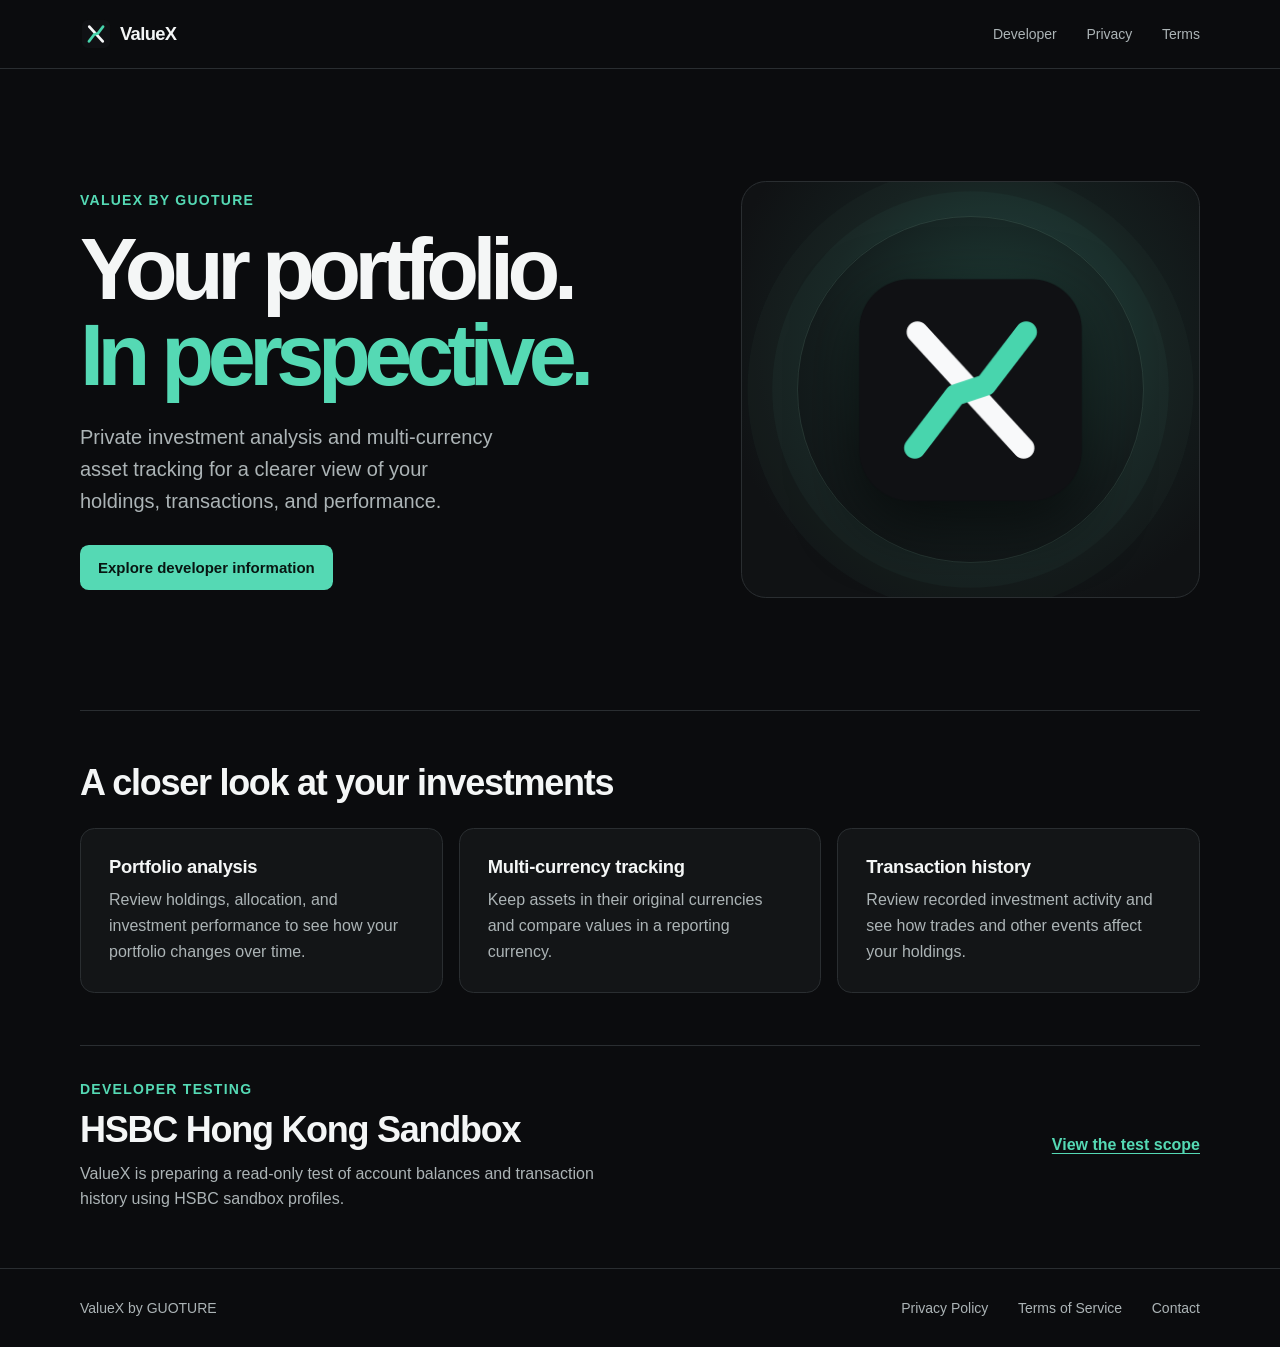
<file: docs/index.html>
<!doctype html>
<html lang="en">
<head>
  <meta charset="utf-8">
  <meta name="viewport" content="width=device-width, initial-scale=1">
  <meta name="referrer" content="no-referrer">
  <meta http-equiv="Content-Security-Policy" content="default-src 'none'; style-src 'self'; img-src 'self'; base-uri 'none'; form-action 'none'">
  <meta name="description" content="ValueX is a private portfolio analysis and multi-currency asset management app by GUOTURE.">
  <title>ValueX by GUOTURE</title>
  <link rel="icon" href="assets/valuex-logo.png" type="image/png">
  <link rel="stylesheet" href="assets/site.css">
</head>
<body>
  <a class="skip-link" href="#main">Skip to content</a>
  <header class="site-header">
    <div class="wrap header-inner">
      <a class="brand" href="./" aria-current="page"><img src="assets/valuex-logo.png" alt="" width="32" height="32">ValueX</a>
      <nav aria-label="Main navigation">
        <a href="developer.html">Developer</a>
        <a href="privacy.html">Privacy</a>
        <a href="terms.html">Terms</a>
      </nav>
    </div>
  </header>
  <main id="main" class="wrap">
    <section class="hero" aria-labelledby="hero-title">
      <div class="hero-copy">
        <p class="eyebrow">ValueX by GUOTURE</p>
        <h1 id="hero-title">Your portfolio.<br><span>In perspective.</span></h1>
        <p class="lede">Private investment analysis and multi-currency asset tracking for a clearer view of your holdings, transactions, and performance.</p>
        <a class="button" href="developer.html">Explore developer information</a>
      </div>
      <div class="brand-visual" aria-hidden="true">
        <div class="brand-orbit">
          <img src="assets/valuex-logo.png" alt="" width="512" height="512" fetchpriority="high">
        </div>
      </div>
    </section>

    <section class="capabilities" aria-labelledby="features-title">
      <h2 id="features-title">A closer look at your investments</h2>
      <div class="feature-grid">
        <article>
          <h3>Portfolio analysis</h3>
          <p>Review holdings, allocation, and investment performance to see how your portfolio changes over time.</p>
        </article>
        <article>
          <h3>Multi-currency tracking</h3>
          <p>Keep assets in their original currencies and compare values in a reporting currency.</p>
        </article>
        <article>
          <h3>Transaction history</h3>
          <p>Review recorded investment activity and see how trades and other events affect your holdings.</p>
        </article>
      </div>
    </section>

    <section class="sandbox" aria-labelledby="sandbox-title">
      <div>
        <p class="eyebrow">Developer testing</p>
        <h2 id="sandbox-title">HSBC Hong Kong Sandbox</h2>
        <p>ValueX is preparing a read-only test of account balances and transaction history using HSBC sandbox profiles.</p>
      </div>
      <a class="text-link" href="developer.html#sandbox">View the test scope</a>
    </section>
  </main>
  <footer class="site-footer">
    <div class="wrap footer-inner">
      <span>ValueX by GUOTURE</span>
      <nav aria-label="Footer">
        <a href="privacy.html">Privacy Policy</a>
        <a href="terms.html">Terms of Service</a>
        <a href="developer.html#contact">Contact</a>
      </nav>
    </div>
  </footer>
</body>
</html>
</file>
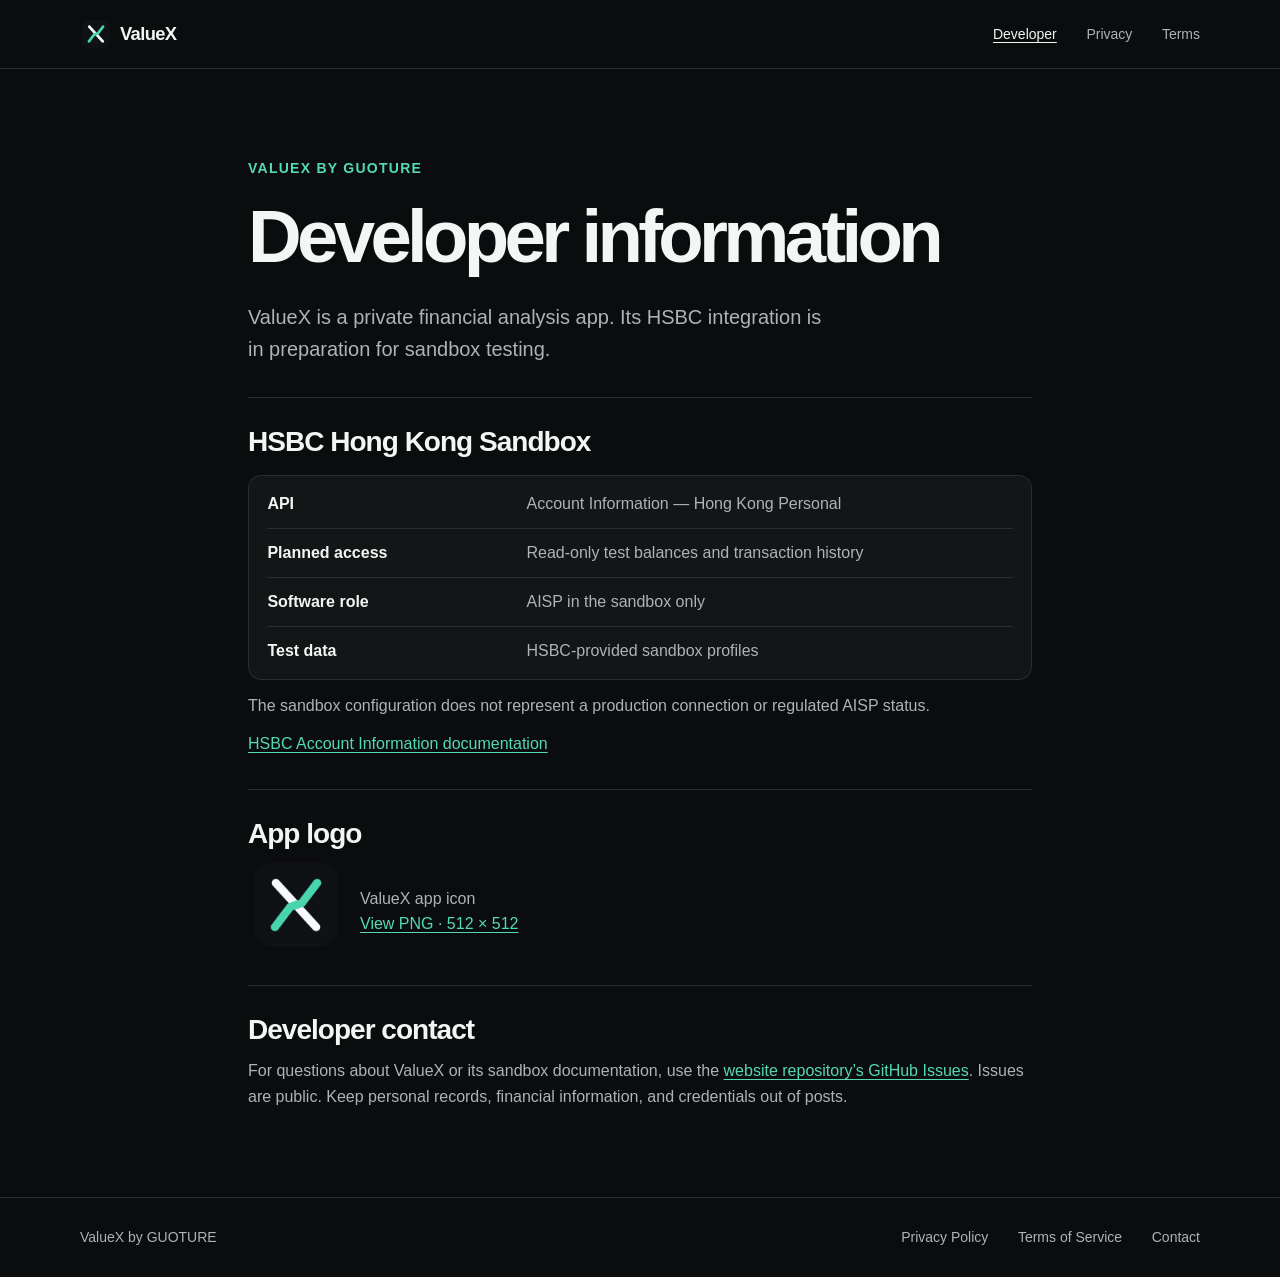
<file: docs/developer.html>
<!doctype html>
<html lang="en">
<head>
  <meta charset="utf-8">
  <meta name="viewport" content="width=device-width, initial-scale=1">
  <meta name="referrer" content="no-referrer">
  <meta http-equiv="Content-Security-Policy" content="default-src 'none'; style-src 'self'; img-src 'self'; base-uri 'none'; form-action 'none'">
  <title>Developer Information · ValueX</title>
  <link rel="icon" href="assets/valuex-logo.png" type="image/png">
  <link rel="stylesheet" href="assets/site.css">
</head>
<body>
  <a class="skip-link" href="#main">Skip to content</a>
  <header class="site-header">
    <div class="wrap header-inner">
      <a class="brand" href="./"><img src="assets/valuex-logo.png" alt="" width="32" height="32">ValueX</a>
      <nav aria-label="Main navigation">
        <a href="developer.html" aria-current="page">Developer</a>
        <a href="privacy.html">Privacy</a>
        <a href="terms.html">Terms</a>
      </nav>
    </div>
  </header>
  <main id="main" class="wrap document">
    <p class="eyebrow">ValueX by GUOTURE</p>
    <h1>Developer information</h1>
    <p class="document-intro">ValueX is a private financial analysis app. Its HSBC integration is in preparation for sandbox testing.</p>

    <section id="sandbox">
      <h2>HSBC Hong Kong Sandbox</h2>
      <dl class="specs">
        <div><dt>API</dt><dd>Account Information — Hong Kong Personal</dd></div>
        <div><dt>Planned access</dt><dd>Read-only test balances and transaction history</dd></div>
        <div><dt>Software role</dt><dd>AISP in the sandbox only</dd></div>
        <div><dt>Test data</dt><dd>HSBC-provided sandbox profiles</dd></div>
      </dl>
      <p>The sandbox configuration does not represent a production connection or regulated AISP status.</p>
      <p><a href="https://develop.hsbc.com/ob-api-documentation/account-information-hk-personal">HSBC Account Information documentation</a></p>
    </section>
    <section id="logo">
      <h2>App logo</h2>
      <div class="logo-box">
        <img src="assets/valuex-logo.png" alt="ValueX app logo" width="96" height="96">
        <div>
          <p>ValueX app icon</p>
          <a href="assets/valuex-logo.png">View PNG · 512 × 512</a>
        </div>
      </div>
    </section>
    <section id="contact">
      <h2>Developer contact</h2>
      <p>For questions about ValueX or its sandbox documentation, use the <a href="https://github.com/guoture01-max/valuex-developer-site/issues">website repository’s GitHub Issues</a>. Issues are public. Keep personal records, financial information, and credentials out of posts.</p>
    </section>
  </main>
  <footer class="site-footer">
    <div class="wrap footer-inner">
      <span>ValueX by GUOTURE</span>
      <nav aria-label="Footer">
        <a href="privacy.html">Privacy Policy</a>
        <a href="terms.html">Terms of Service</a>
        <a href="developer.html#contact">Contact</a>
      </nav>
    </div>
  </footer>
</body>
</html>
</file>
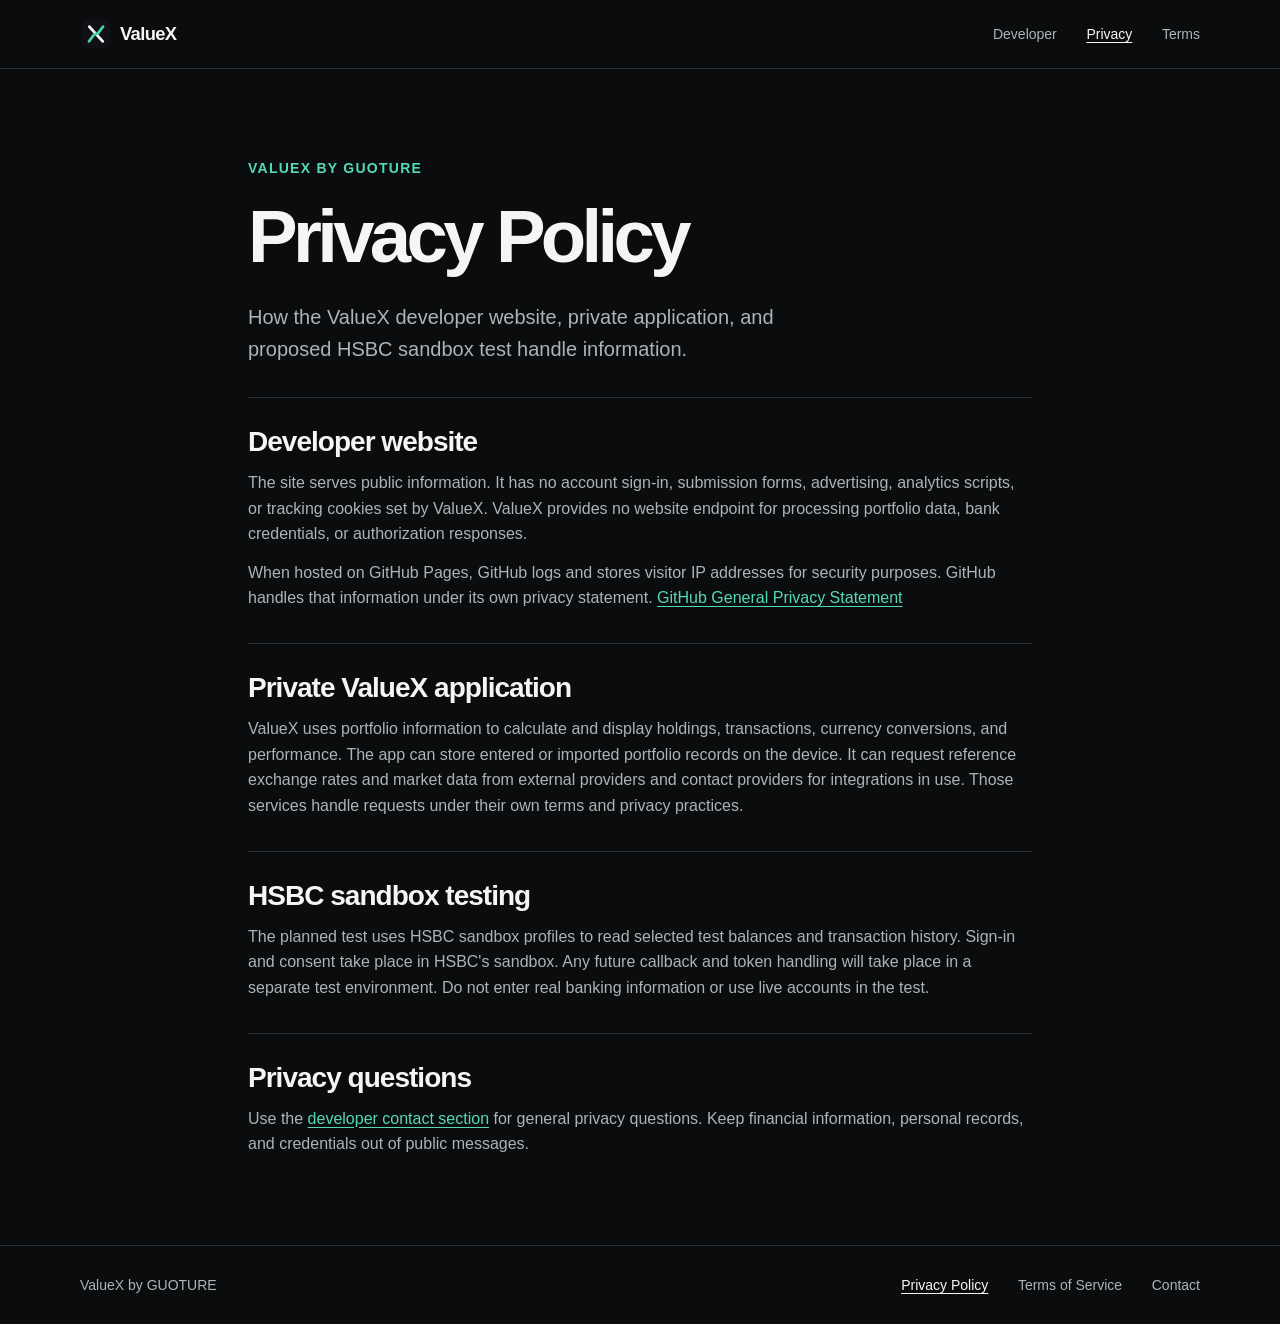
<file: docs/privacy.html>
<!doctype html>
<html lang="en">
<head>
  <meta charset="utf-8">
  <meta name="viewport" content="width=device-width, initial-scale=1">
  <meta name="referrer" content="no-referrer">
  <meta http-equiv="Content-Security-Policy" content="default-src 'none'; style-src 'self'; img-src 'self'; base-uri 'none'; form-action 'none'">
  <title>Privacy Policy · ValueX</title>
  <link rel="icon" href="assets/valuex-logo.png" type="image/png">
  <link rel="stylesheet" href="assets/site.css">
</head>
<body>
  <a class="skip-link" href="#main">Skip to content</a>
  <header class="site-header">
    <div class="wrap header-inner">
      <a class="brand" href="./"><img src="assets/valuex-logo.png" alt="" width="32" height="32">ValueX</a>
      <nav aria-label="Main navigation">
        <a href="developer.html">Developer</a>
        <a href="privacy.html" aria-current="page">Privacy</a>
        <a href="terms.html">Terms</a>
      </nav>
    </div>
  </header>
  <main id="main" class="wrap document">
    <p class="eyebrow">ValueX by GUOTURE</p>
    <h1>Privacy Policy</h1>
    <p class="document-intro">How the ValueX developer website, private application, and proposed HSBC sandbox test handle information.</p>

    <section>
      <h2>Developer website</h2>
      <p>The site serves public information. It has no account sign-in, submission forms, advertising, analytics scripts, or tracking cookies set by ValueX. ValueX provides no website endpoint for processing portfolio data, bank credentials, or authorization responses.</p>
      <p>When hosted on GitHub Pages, GitHub logs and stores visitor IP addresses for security purposes. GitHub handles that information under its own privacy statement. <a href="https://docs.github.com/en/site-policy/privacy-policies/github-general-privacy-statement">GitHub General Privacy Statement</a></p>
    </section>
    <section>
      <h2>Private ValueX application</h2>
      <p>ValueX uses portfolio information to calculate and display holdings, transactions, currency conversions, and performance. The app can store entered or imported portfolio records on the device. It can request reference exchange rates and market data from external providers and contact providers for integrations in use. Those services handle requests under their own terms and privacy practices.</p>
    </section>
    <section>
      <h2>HSBC sandbox testing</h2>
      <p>The planned test uses HSBC sandbox profiles to read selected test balances and transaction history. Sign-in and consent take place in HSBC's sandbox. Any future callback and token handling will take place in a separate test environment. Do not enter real banking information or use live accounts in the test.</p>
    </section>
    <section>
      <h2>Privacy questions</h2>
      <p>Use the <a href="developer.html#contact">developer contact section</a> for general privacy questions. Keep financial information, personal records, and credentials out of public messages.</p>
    </section>
  </main>
  <footer class="site-footer">
    <div class="wrap footer-inner">
      <span>ValueX by GUOTURE</span>
      <nav aria-label="Footer">
        <a href="privacy.html" aria-current="page">Privacy Policy</a>
        <a href="terms.html">Terms of Service</a>
        <a href="developer.html#contact">Contact</a>
      </nav>
    </div>
  </footer>
</body>
</html>
</file>
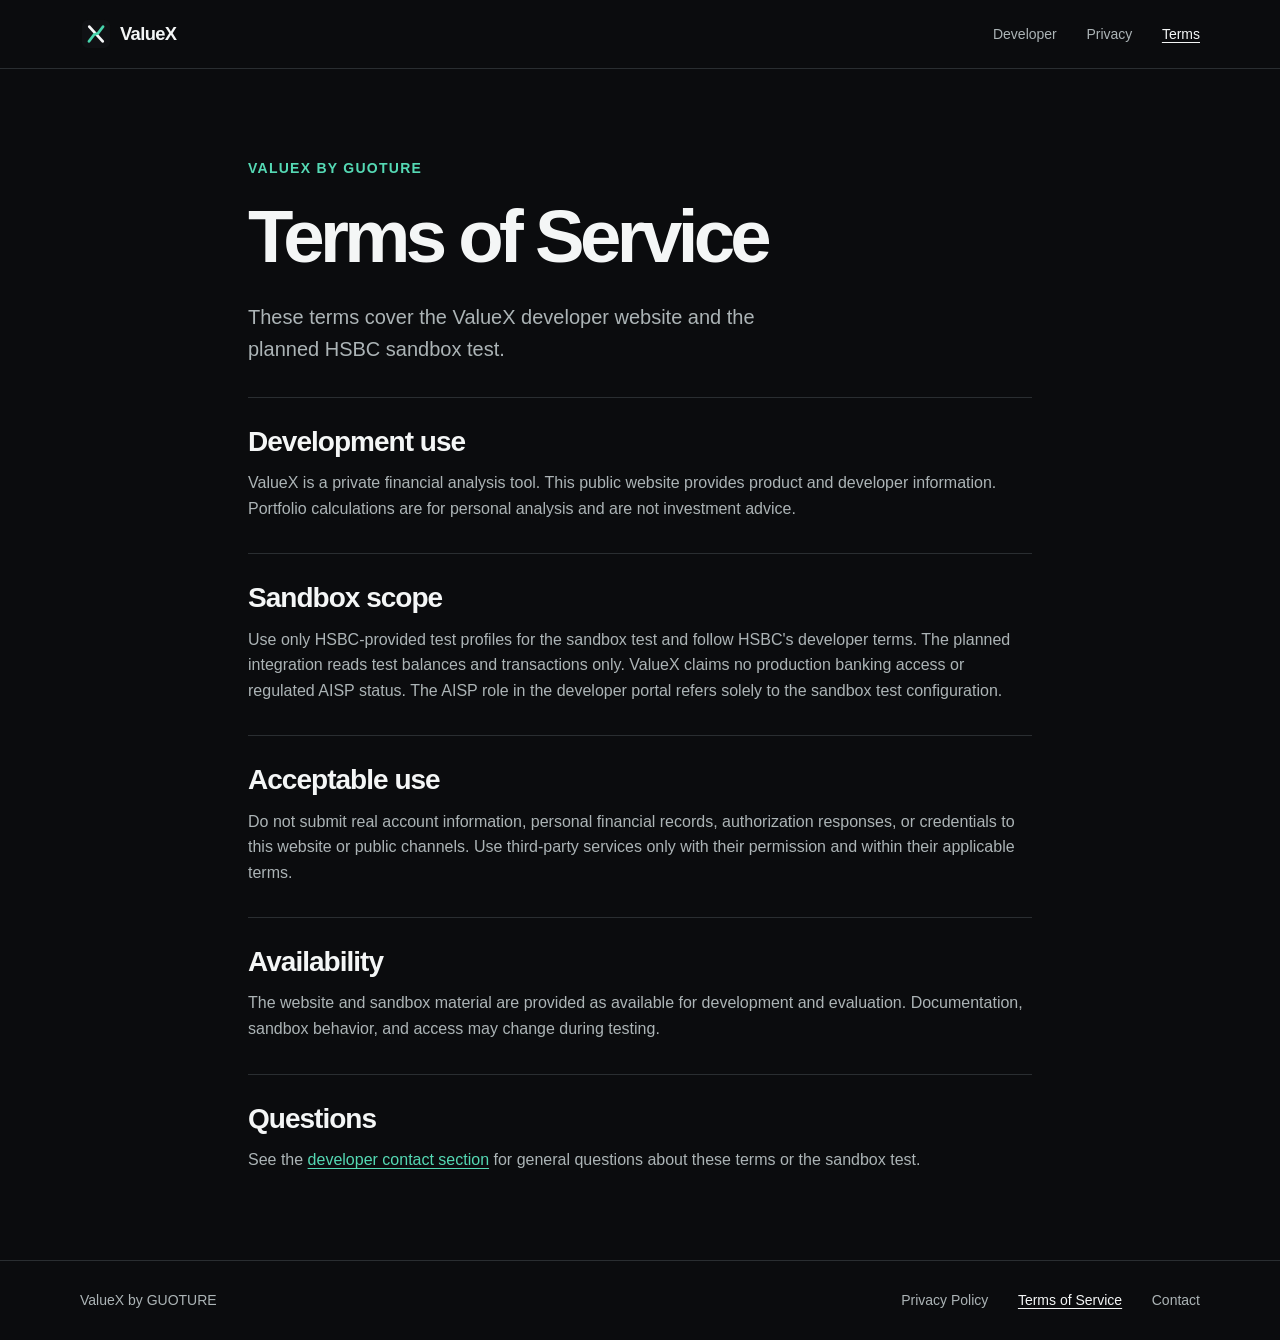
<file: docs/terms.html>
<!doctype html>
<html lang="en">
<head>
  <meta charset="utf-8">
  <meta name="viewport" content="width=device-width, initial-scale=1">
  <meta name="referrer" content="no-referrer">
  <meta http-equiv="Content-Security-Policy" content="default-src 'none'; style-src 'self'; img-src 'self'; base-uri 'none'; form-action 'none'">
  <title>Terms of Service · ValueX</title>
  <link rel="icon" href="assets/valuex-logo.png" type="image/png">
  <link rel="stylesheet" href="assets/site.css">
</head>
<body>
  <a class="skip-link" href="#main">Skip to content</a>
  <header class="site-header">
    <div class="wrap header-inner">
      <a class="brand" href="./"><img src="assets/valuex-logo.png" alt="" width="32" height="32">ValueX</a>
      <nav aria-label="Main navigation">
        <a href="developer.html">Developer</a>
        <a href="privacy.html">Privacy</a>
        <a href="terms.html" aria-current="page">Terms</a>
      </nav>
    </div>
  </header>
  <main id="main" class="wrap document">
    <p class="eyebrow">ValueX by GUOTURE</p>
    <h1>Terms of Service</h1>
    <p class="document-intro">These terms cover the ValueX developer website and the planned HSBC sandbox test.</p>

    <section>
      <h2>Development use</h2>
      <p>ValueX is a private financial analysis tool. This public website provides product and developer information. Portfolio calculations are for personal analysis and are not investment advice.</p>
    </section>
    <section>
      <h2>Sandbox scope</h2>
      <p>Use only HSBC-provided test profiles for the sandbox test and follow HSBC's developer terms. The planned integration reads test balances and transactions only. ValueX claims no production banking access or regulated AISP status. The AISP role in the developer portal refers solely to the sandbox test configuration.</p>
    </section>
    <section>
      <h2>Acceptable use</h2>
      <p>Do not submit real account information, personal financial records, authorization responses, or credentials to this website or public channels. Use third-party services only with their permission and within their applicable terms.</p>
    </section>
    <section>
      <h2>Availability</h2>
      <p>The website and sandbox material are provided as available for development and evaluation. Documentation, sandbox behavior, and access may change during testing.</p>
    </section>
    <section>
      <h2>Questions</h2>
      <p>See the <a href="developer.html#contact">developer contact section</a> for general questions about these terms or the sandbox test.</p>
    </section>
  </main>
  <footer class="site-footer">
    <div class="wrap footer-inner">
      <span>ValueX by GUOTURE</span>
      <nav aria-label="Footer">
        <a href="privacy.html">Privacy Policy</a>
        <a href="terms.html" aria-current="page">Terms of Service</a>
        <a href="developer.html#contact">Contact</a>
      </nav>
    </div>
  </footer>
</body>
</html>
</file>
<file: docs/assets/site.css>
:root {
  color-scheme: dark;
  --background: #0b0c0e;
  --surface: #131517;
  --text: #f4f6f6;
  --muted: #acb4b6;
  --accent: #55d9b4;
  --border: #2a2e31;
  --gutter: clamp(1.25rem, 5vw, 4rem);
  font-family: -apple-system, BlinkMacSystemFont, "Helvetica Neue", sans-serif;
  font-synthesis: none;
}

*, *::before, *::after {
  box-sizing: border-box;
}

body {
  margin: 0;
  background: var(--background);
  color: var(--text);
  font-size: 1rem;
  line-height: 1.6;
}

a {
  color: var(--accent);
  text-underline-offset: .21em;
  overflow-wrap: anywhere;
}

a:focus-visible {
  outline: .15rem solid var(--accent);
  outline-offset: .3rem;
  border-radius: .2rem;
}

img {
  display: block;
  max-width: 100%;
}

h1, h2, h3, p, dl, dd {
  margin: 0;
}

h1, h2, h3 {
  line-height: 1.12;
}

h2 {
  font-size: clamp(1.55rem, 3vw, 2.25rem);
  letter-spacing: -.035em;
}

h3 {
  font-size: 1.15rem;
  letter-spacing: -.015em;
}

.wrap {
  width: min(100% - var(--gutter) * 2, 70rem);
  margin-inline: auto;
}

.skip-link {
  position: fixed;
  z-index: 2;
  inset: .75rem auto auto .75rem;
  padding: .65rem 1rem;
  background: var(--surface);
  border: 1px solid var(--border);
  border-radius: .35rem;
  transform: translateY(-200%);
}

.skip-link:focus {
  transform: translateY(0);
}

.site-header {
  border-bottom: 1px solid var(--border);
}

.header-inner, .footer-inner, .brand, nav {
  display: flex;
  align-items: center;
}

.header-inner, .footer-inner {
  justify-content: space-between;
  gap: .75rem 1.25rem;
  flex-wrap: wrap;
}

.header-inner {
  min-height: 4.25rem;
  padding-block: .4rem;
}

.brand {
  gap: .5rem;
  font-size: 1.15rem;
  font-weight: 700;
  letter-spacing: -.035em;
  color: var(--text);
  text-decoration: none;
}

nav {
  gap: clamp(.75rem, 2.7vw, 1.85rem);
  flex-wrap: wrap;
}

nav a {
  color: var(--muted);
  font-size: .875rem;
  padding-block: .65rem;
  text-decoration: none;
}

nav a:hover, nav a[aria-current="page"] {
  color: var(--text);
  text-decoration: underline;
}

.hero {
  display: grid;
  grid-template-columns: minmax(0, 1.3fr) minmax(0, 1fr);
  align-items: center;
  gap: clamp(1rem, 5vw, 4.25rem);
  padding-block: clamp(3.75rem, 9vw, 7rem);
}

.eyebrow {
  margin-bottom: 1rem;
  color: var(--accent);
  font-size: .875rem;
  font-weight: 650;
  letter-spacing: .09em;
  text-transform: uppercase;
}

.hero h1 {
  font-size: clamp(2.5rem, 6.75vw, 5.75rem);
  letter-spacing: -.075em;
  line-height: .99;
}

.hero h1 span {
  color: var(--accent);
}

.lede, .document-intro {
  margin-top: 1.4rem;
  color: var(--muted);
  font-size: clamp(1.05rem, 2.1vw, 1.25rem);
  max-width: 38ch;
}

.button {
  display: inline-flex;
  align-items: center;
  min-height: 2.85rem;
  margin-top: 1.75rem;
  padding: .6rem 1.125rem;
  background: var(--accent);
  color: #081612;
  border-radius: .55rem;
  font-size: .9375rem;
  font-weight: 670;
  text-decoration: none;
}

.button:hover {
  background: #83e8cc;
}

.brand-visual {
  display: grid;
  place-items: center;
  aspect-ratio: 1.1;
  min-width: 0;
  overflow: hidden;
  border: 1px solid var(--border);
  border-radius: 1.55rem;
  background:
    radial-gradient(ellipse at 55% 39%, #21423b 0%, #141d1d 49%, #101214 78%);
}

.brand-orbit {
  display: grid;
  place-items: center;
  width: 76%;
  aspect-ratio: 1;
  border-radius: 50%;
  border: 1px solid #5b817547;
  box-shadow: 0 0 0 clamp(.75rem, 2vw, 1.55rem) #70e3c009, 0 0 0 clamp(1.5rem, 4vw, 3.1rem) #70e3c006;
}

.brand-orbit img {
  width: 73%;
  height: auto;
  filter: drop-shadow(0 1.5rem 2rem #0009);
}

.capabilities {
  padding-block: clamp(2rem, 5vw, 3.25rem);
  border-top: 1px solid var(--border);
}

.feature-grid {
  display: grid;
  grid-template-columns: repeat(3, minmax(0, 1fr));
  gap: 1rem;
  margin-top: 1.5rem;
}

.feature-grid article {
  min-width: 0;
  padding: clamp(1.125rem, 3vw, 1.75rem);
  background: var(--surface);
  border: 1px solid var(--border);
  border-radius: .9rem;
}

.feature-grid p, .sandbox p:not(.eyebrow) {
  margin-top: .625rem;
  color: var(--muted);
}

.sandbox {
  display: flex;
  align-items: center;
  justify-content: space-between;
  flex-wrap: wrap;
  gap: 1rem 2rem;
  padding-block: 2rem 3.5rem;
  border-top: 1px solid var(--border);
}

.sandbox .eyebrow {
  margin-bottom: .625rem;
}

.sandbox p {
  max-width: 60ch;
}

.text-link {
  font-weight: 650;
}

.document {
  max-width: 49rem;
  padding-block: clamp(2.75rem, 7vw, 5.5rem);
}

.document h1 {
  font-size: clamp(2.5rem, 6vw, 4.65rem);
  letter-spacing: -.063em;
  overflow-wrap: anywhere;
}

.document-intro {
  max-width: 52ch;
}

.document section {
  margin-top: 2rem;
  padding-top: 1.75rem;
  border-top: 1px solid var(--border);
}

.document section h2 {
  font-size: clamp(1.3rem, 3.5vw, 1.75rem);
}

.document section p {
  margin-top: .8rem;
  color: var(--muted);
}

.specs {
  margin-top: 1.1rem;
  padding: .25rem 1.15rem;
  background: var(--surface);
  border: 1px solid var(--border);
  border-radius: .8rem;
}

.specs div {
  display: grid;
  grid-template-columns: minmax(0, .8fr) minmax(0, 1.6fr);
  gap: .2rem 1rem;
  padding-block: .7rem;
}

.specs div + div {
  border-top: 1px solid var(--border);
}

.specs dt {
  font-weight: 650;
}

.specs dd {
  color: var(--muted);
}

.logo-box {
  display: flex;
  align-items: center;
  gap: 1rem;
  margin-top: .5rem;
}

.logo-box img {
  flex: 0 0 auto;
}

.logo-box p {
  margin-top: 0;
}

.site-footer {
  border-top: 1px solid var(--border);
  color: var(--muted);
  font-size: .875rem;
}

.footer-inner {
  padding-block: 1.1rem;
}

@media (max-width: 45rem) {
  .hero {
    grid-template-columns: minmax(0, 1fr);
    gap: 2.1rem;
    padding-bottom: 2.5rem;
  }

  .brand-visual {
    aspect-ratio: auto;
    min-height: clamp(11rem, 58vw, 19rem);
  }

  .brand-orbit {
    width: min(54%, 15rem);
  }

  .feature-grid {
    grid-template-columns: minmax(0, 1fr);
    gap: .75rem;
  }

  .specs div {
    grid-template-columns: minmax(0, 1fr);
  }
}
</file>
